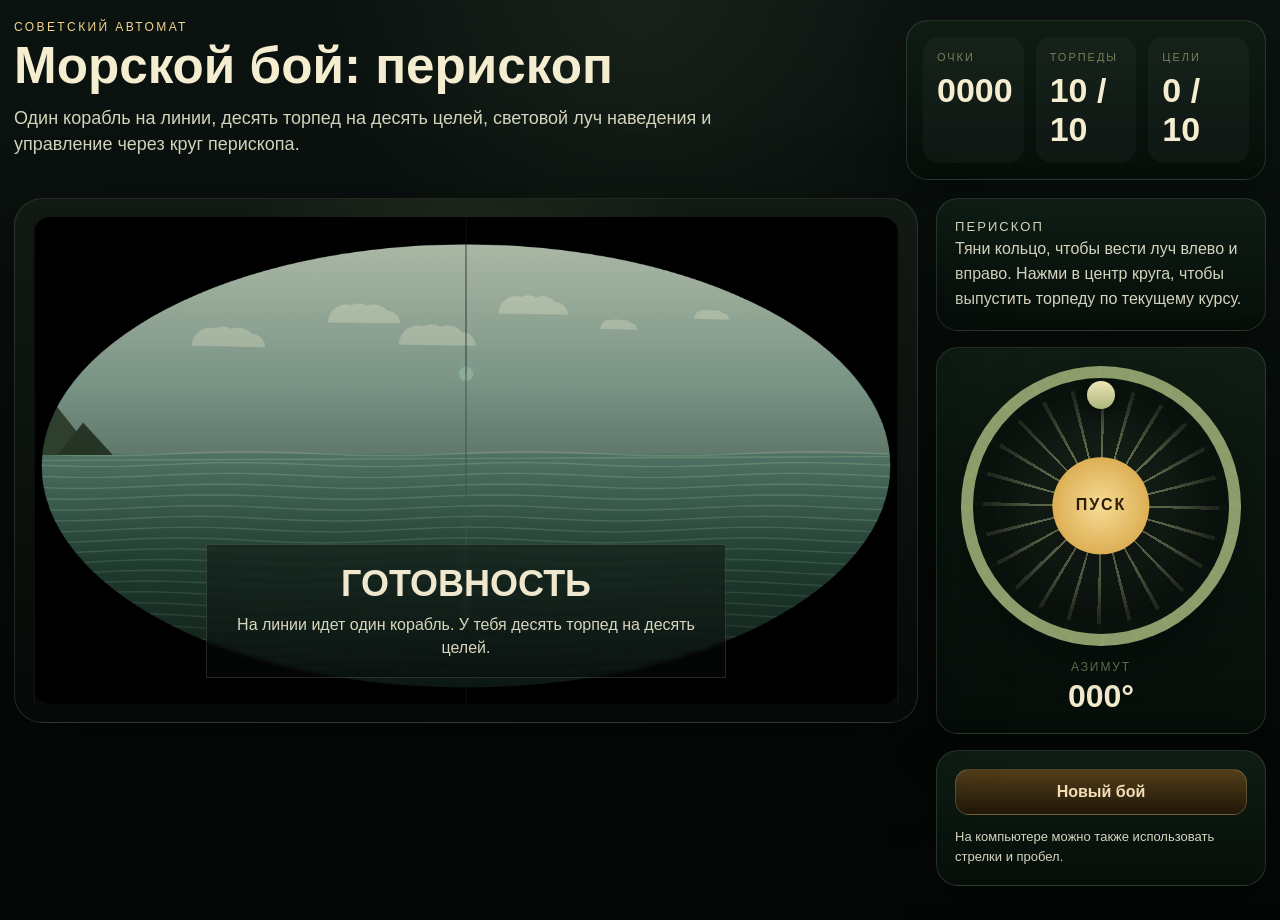
<file: periscope-sea-battle-2026-04-18-v5/index.html>
<!DOCTYPE html>
<html lang="ru">
<head>
  <meta charset="UTF-8">
  <meta name="viewport" content="width=device-width, initial-scale=1.0">
  <title>Periscope Sea Battle</title>
  <link rel="stylesheet" href="styles.css">
</head>
<body>
  <main class="shell">
    <section class="hero">
      <div>
        <p class="eyebrow">Советский автомат</p>
        <h1>Морской бой: перископ</h1>
        <p class="lead">
          Один корабль на линии, десять торпед на десять целей, световой луч наведения и
          управление через круг перископа.
        </p>
      </div>

      <section class="stats">
        <div class="stat">
          <span class="label">Очки</span>
          <strong id="score">0000</strong>
        </div>
        <div class="stat">
          <span class="label">Торпеды</span>
          <strong id="torpedoes">10 / 10</strong>
        </div>
        <div class="stat">
          <span class="label">Цели</span>
          <strong id="targets">10 / 10</strong>
        </div>
      </section>
    </section>

    <section class="game-layout">
      <div class="viewport-card">
        <canvas id="game" width="1280" height="720" aria-label="Игровой экран перископа"></canvas>
        <div class="overlay-lines">
          <span></span>
          <span></span>
          <span></span>
        </div>
        <div class="message" id="message">
          <h2 id="message-title">ГОТОВНОСТЬ</h2>
          <p id="message-text">Поверни перископ и нажми центр круга, чтобы выпустить торпеду.</p>
        </div>
      </div>

      <aside class="control-panel">
        <div class="control-panel__block">
          <p class="control-panel__title">Перископ</p>
          <p>
            Тяни кольцо, чтобы вести луч влево и вправо. Нажми в центр круга, чтобы
            выпустить торпеду по текущему курсу.
          </p>
        </div>

        <div class="control-panel__block">
          <div id="dial" class="dial" aria-label="Круг управления перископом">
            <button id="fire-button" class="dial__core" type="button">ПУСК</button>
            <div id="dial-knob" class="dial__knob"></div>
          </div>
          <div class="dial-readout">
            <span>Азимут</span>
            <strong id="heading">000°</strong>
          </div>
        </div>

        <div class="control-panel__block control-panel__block--compact">
          <button id="restart-button" class="secondary-button" type="button">Новый бой</button>
          <p class="hint">На компьютере можно также использовать стрелки и пробел.</p>
        </div>
      </aside>
    </section>
  </main>

  <script src="game.js"></script>
</body>
</html>
</file>
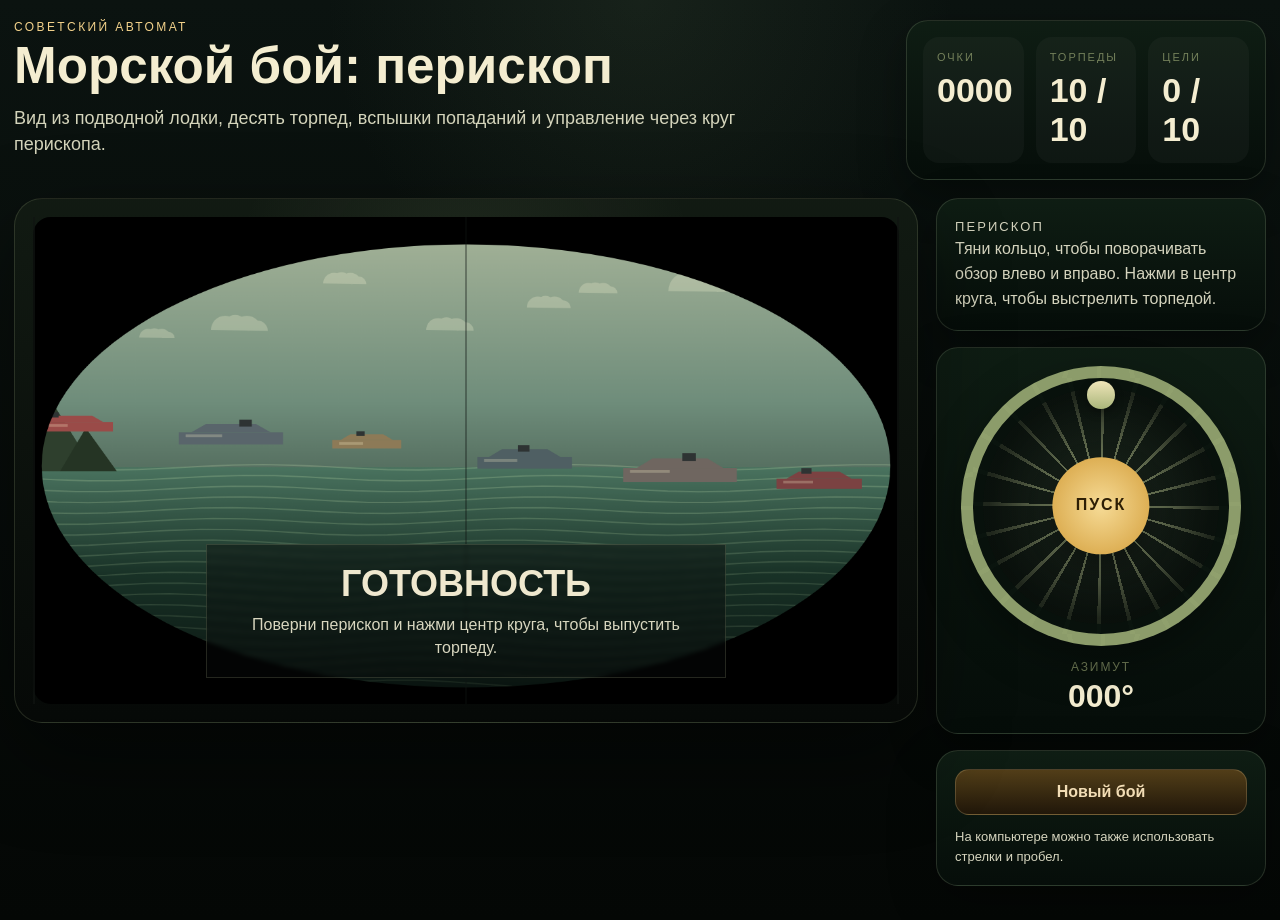
<file: periscope-sea-battle-2026-04-18/index.html>
<!DOCTYPE html>
<html lang="ru">
<head>
  <meta charset="UTF-8">
  <meta name="viewport" content="width=device-width, initial-scale=1.0">
  <title>Periscope Sea Battle</title>
  <link rel="stylesheet" href="styles.css">
</head>
<body>
  <main class="shell">
    <section class="hero">
      <div>
        <p class="eyebrow">Советский автомат</p>
        <h1>Морской бой: перископ</h1>
        <p class="lead">
          Вид из подводной лодки, десять торпед, вспышки попаданий и управление через круг
          перископа.
        </p>
      </div>

      <section class="stats">
        <div class="stat">
          <span class="label">Очки</span>
          <strong id="score">0000</strong>
        </div>
        <div class="stat">
          <span class="label">Торпеды</span>
          <strong id="torpedoes">10 / 10</strong>
        </div>
        <div class="stat">
          <span class="label">Цели</span>
          <strong id="targets">10 / 10</strong>
        </div>
      </section>
    </section>

    <section class="game-layout">
      <div class="viewport-card">
        <canvas id="game" width="1280" height="720" aria-label="Игровой экран перископа"></canvas>
        <div class="overlay-lines">
          <span></span>
          <span></span>
          <span></span>
        </div>
        <div class="message" id="message">
          <h2 id="message-title">ГОТОВНОСТЬ</h2>
          <p id="message-text">Поверни перископ и нажми центр круга, чтобы выпустить торпеду.</p>
        </div>
      </div>

      <aside class="control-panel">
        <div class="control-panel__block">
          <p class="control-panel__title">Перископ</p>
          <p>
            Тяни кольцо, чтобы поворачивать обзор влево и вправо. Нажми в центр круга, чтобы
            выстрелить торпедой.
          </p>
        </div>

        <div class="control-panel__block">
          <div id="dial" class="dial" aria-label="Круг управления перископом">
            <button id="fire-button" class="dial__core" type="button">ПУСК</button>
            <div id="dial-knob" class="dial__knob"></div>
          </div>
          <div class="dial-readout">
            <span>Азимут</span>
            <strong id="heading">000°</strong>
          </div>
        </div>

        <div class="control-panel__block control-panel__block--compact">
          <button id="restart-button" class="secondary-button" type="button">Новый бой</button>
          <p class="hint">На компьютере можно также использовать стрелки и пробел.</p>
        </div>
      </aside>
    </section>
  </main>

  <script src="game.js"></script>
</body>
</html>
</file>
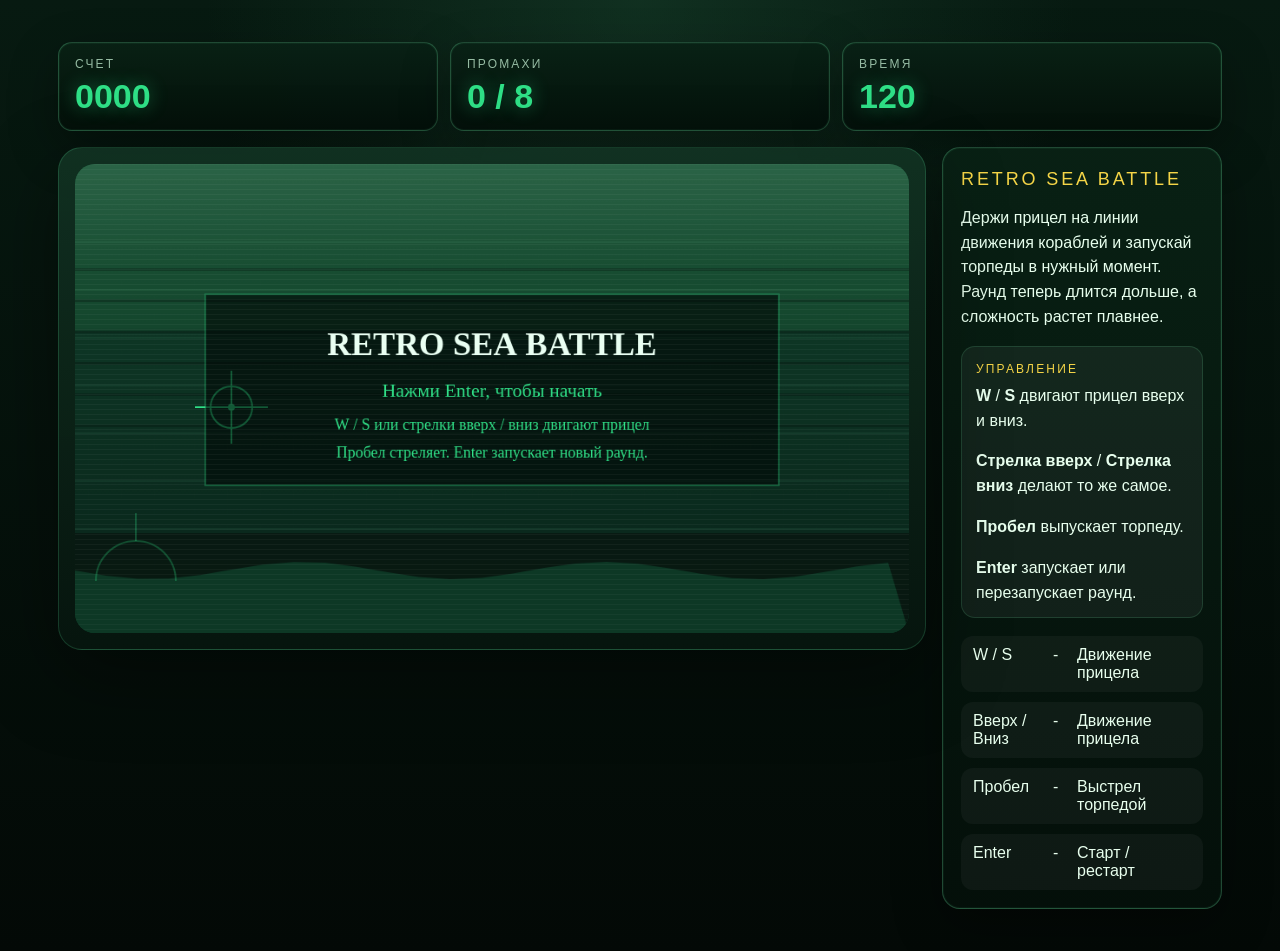
<file: retro-sea-battle-2026-04-17/index.html>
<!DOCTYPE html>
<html lang="ru">
<head>
  <meta charset="UTF-8">
  <meta name="viewport" content="width=device-width, initial-scale=1.0">
  <title>Retro Sea Battle</title>
  <link rel="stylesheet" href="styles.css">
</head>
<body>
  <main class="shell">
    <section class="hud">
      <div class="hud__block">
        <span class="hud__label">Счет</span>
        <strong id="score">0000</strong>
      </div>
      <div class="hud__block">
        <span class="hud__label">Промахи</span>
        <strong id="misses">0 / 8</strong>
      </div>
      <div class="hud__block">
        <span class="hud__label">Время</span>
        <strong id="time">120</strong>
      </div>
    </section>

    <section class="cabinet">
      <div class="cabinet__frame">
        <canvas id="game" width="960" height="540" aria-label="Игровое поле"></canvas>
        <div class="screen-overlay"></div>
      </div>
      <aside class="brief">
        <p class="brief__title">RETRO SEA BATTLE</p>
        <p>Держи прицел на линии движения кораблей и запускай торпеды в нужный момент. Раунд теперь длится дольше, а сложность растет плавнее.</p>
        <div class="brief__keys">
          <span class="brief__keys-title">Управление</span>
          <p><strong>W</strong> / <strong>S</strong> двигают прицел вверх и вниз.</p>
          <p><strong>Стрелка вверх</strong> / <strong>Стрелка вниз</strong> делают то же самое.</p>
          <p><strong>Пробел</strong> выпускает торпеду.</p>
          <p><strong>Enter</strong> запускает или перезапускает раунд.</p>
        </div>
        <ul class="brief__controls">
          <li><span>W / S</span><span>-</span><span>Движение прицела</span></li>
          <li><span>Вверх / Вниз</span><span>-</span><span>Движение прицела</span></li>
          <li><span>Пробел</span><span>-</span><span>Выстрел торпедой</span></li>
          <li><span>Enter</span><span>-</span><span>Старт / рестарт</span></li>
        </ul>
      </aside>
    </section>
  </main>

  <script src="game.js"></script>
</body>
</html>
</file>
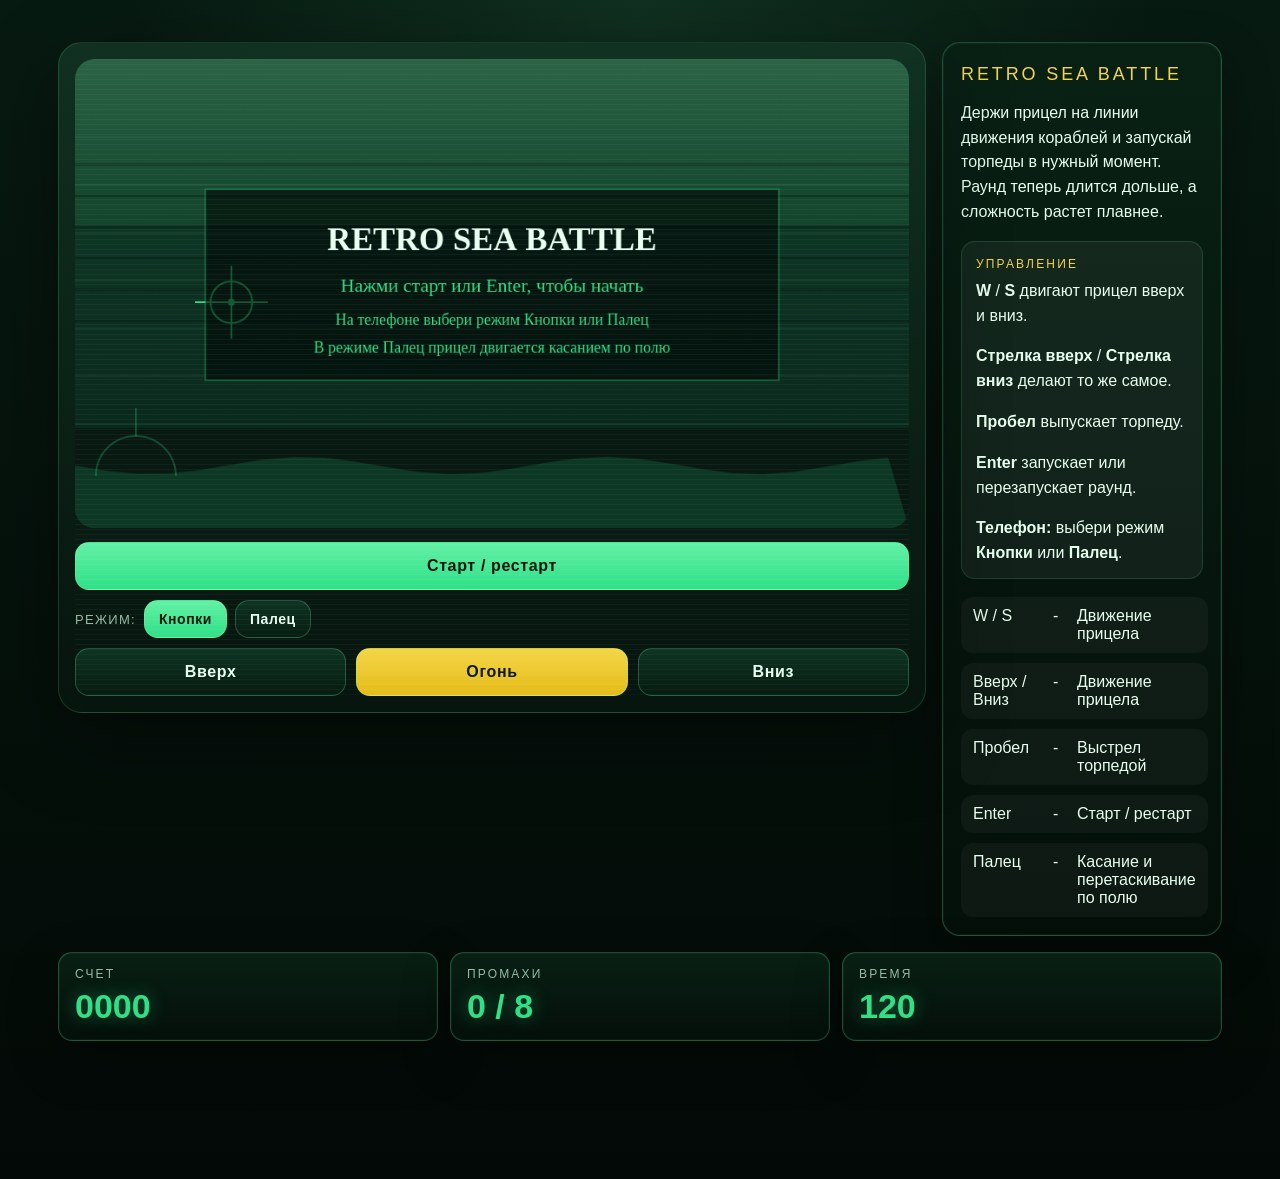
<file: retro-sea-battle-mobile-v4/index.html>
<!DOCTYPE html>
<html lang="ru">
<head>
  <meta charset="UTF-8">
  <meta name="viewport" content="width=device-width, initial-scale=1.0">
  <title>Retro Sea Battle</title>
  <link rel="stylesheet" href="styles.css">
</head>
<body>
  <main class="shell">
    <section class="cabinet">
      <div class="cabinet__frame">
        <canvas id="game" width="960" height="540" aria-label="Игровое поле"></canvas>
        <div class="screen-overlay"></div>
        <div class="mobile-actions">
          <button id="start-button" class="action-button action-button--primary" type="button">Старт / рестарт</button>
          <div class="control-mode">
            <span class="control-mode__label">Режим:</span>
            <button id="mode-buttons" class="mode-button mode-button--active" type="button">Кнопки</button>
            <button id="mode-touch" class="mode-button" type="button">Палец</button>
          </div>
          <div id="touch-controls" class="touch-controls">
            <button data-control="up" class="action-button" type="button">Вверх</button>
            <button data-control="fire" class="action-button action-button--accent" type="button">Огонь</button>
            <button data-control="down" class="action-button" type="button">Вниз</button>
          </div>
        </div>
      </div>
      <aside class="brief">
        <p class="brief__title">RETRO SEA BATTLE</p>
        <p>Держи прицел на линии движения кораблей и запускай торпеды в нужный момент. Раунд теперь длится дольше, а сложность растет плавнее.</p>
        <div class="brief__keys">
          <span class="brief__keys-title">Управление</span>
          <p><strong>W</strong> / <strong>S</strong> двигают прицел вверх и вниз.</p>
          <p><strong>Стрелка вверх</strong> / <strong>Стрелка вниз</strong> делают то же самое.</p>
          <p><strong>Пробел</strong> выпускает торпеду.</p>
          <p><strong>Enter</strong> запускает или перезапускает раунд.</p>
          <p><strong>Телефон:</strong> выбери режим <strong>Кнопки</strong> или <strong>Палец</strong>.</p>
        </div>
        <ul class="brief__controls">
          <li><span>W / S</span><span>-</span><span>Движение прицела</span></li>
          <li><span>Вверх / Вниз</span><span>-</span><span>Движение прицела</span></li>
          <li><span>Пробел</span><span>-</span><span>Выстрел торпедой</span></li>
          <li><span>Enter</span><span>-</span><span>Старт / рестарт</span></li>
          <li><span>Палец</span><span>-</span><span>Касание и перетаскивание по полю</span></li>
        </ul>
      </aside>
    </section>

    <section class="hud">
      <div class="hud__block">
        <span class="hud__label">Счет</span>
        <strong id="score">0000</strong>
      </div>
      <div class="hud__block">
        <span class="hud__label">Промахи</span>
        <strong id="misses">0 / 8</strong>
      </div>
      <div class="hud__block">
        <span class="hud__label">Время</span>
        <strong id="time">120</strong>
      </div>
    </section>
  </main>

  <script src="game.js"></script>
</body>
</html>
</file>
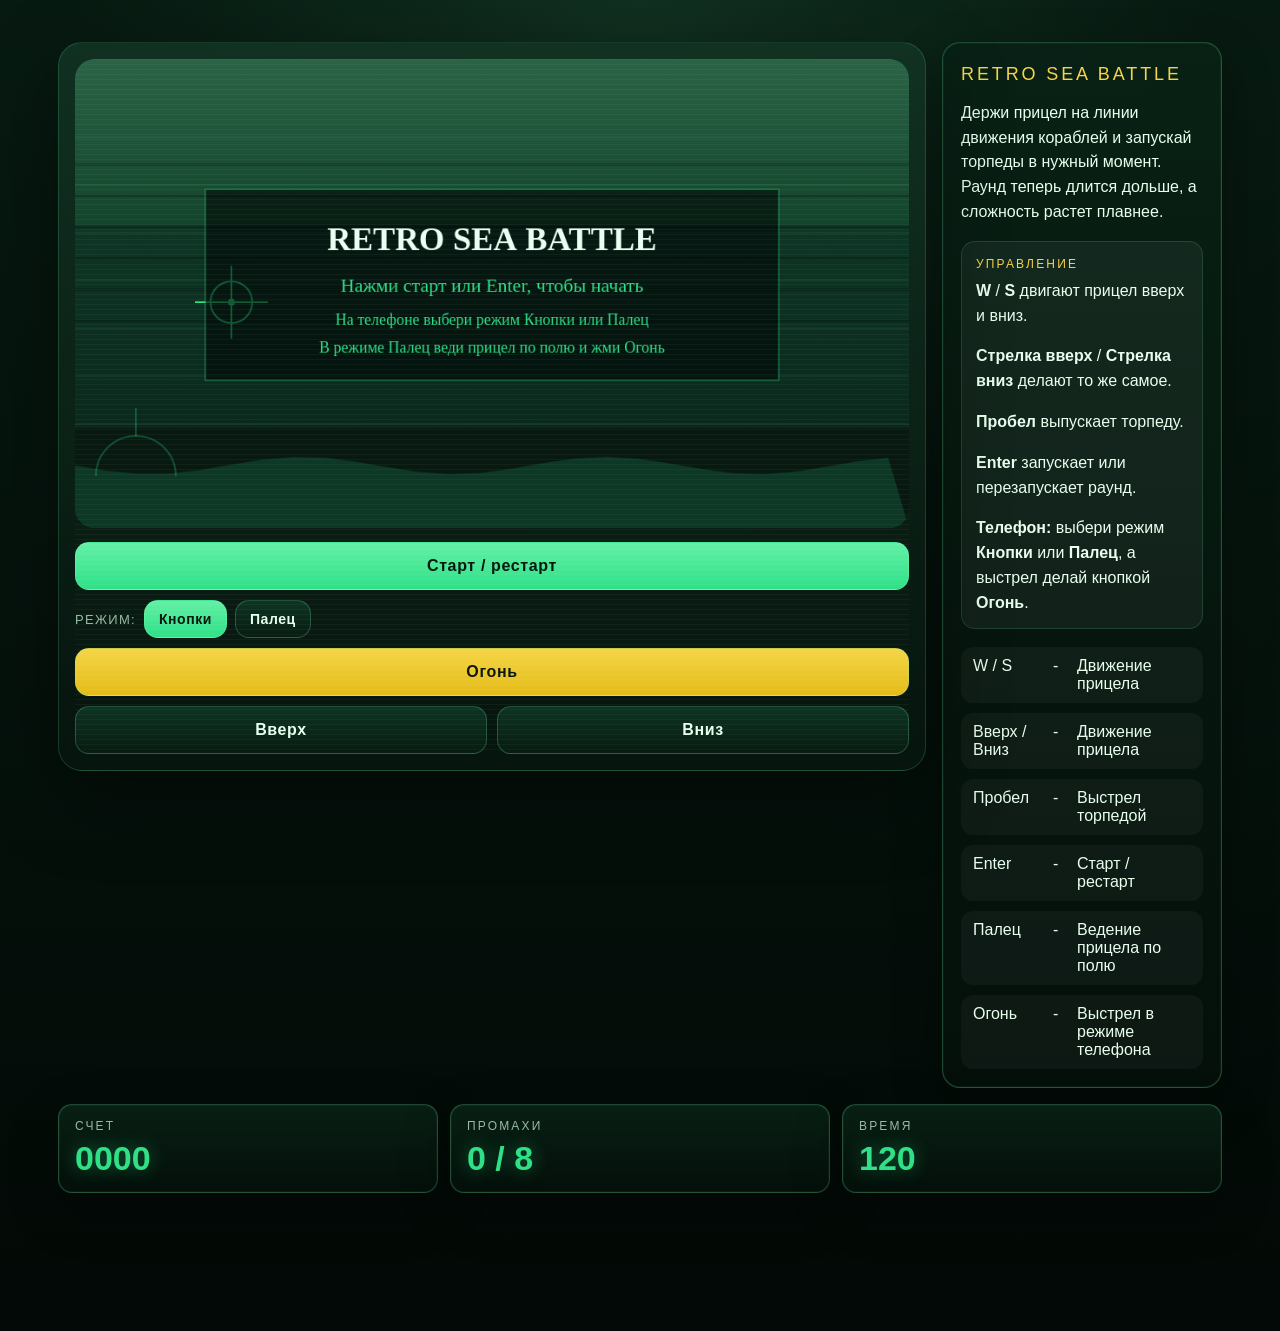
<file: retro-sea-battle-mobile-v5/index.html>
<!DOCTYPE html>
<html lang="ru">
<head>
  <meta charset="UTF-8">
  <meta name="viewport" content="width=device-width, initial-scale=1.0">
  <title>Retro Sea Battle</title>
  <link rel="stylesheet" href="styles.css">
</head>
<body>
  <main class="shell">
    <section class="cabinet">
      <div class="cabinet__frame">
        <canvas id="game" width="960" height="540" aria-label="Игровое поле"></canvas>
        <div class="screen-overlay"></div>
        <div class="mobile-actions">
          <button id="start-button" class="action-button action-button--primary" type="button">Старт / рестарт</button>
          <div class="control-mode">
            <span class="control-mode__label">Режим:</span>
            <button id="mode-buttons" class="mode-button mode-button--active" type="button">Кнопки</button>
            <button id="mode-touch" class="mode-button" type="button">Палец</button>
          </div>
          <button data-control="fire" class="action-button action-button--accent" type="button">Огонь</button>
          <div id="touch-controls" class="touch-controls">
            <button data-control="up" class="action-button" type="button">Вверх</button>
            <button data-control="down" class="action-button" type="button">Вниз</button>
          </div>
        </div>
      </div>
      <aside class="brief">
        <p class="brief__title">RETRO SEA BATTLE</p>
        <p>Держи прицел на линии движения кораблей и запускай торпеды в нужный момент. Раунд теперь длится дольше, а сложность растет плавнее.</p>
        <div class="brief__keys">
          <span class="brief__keys-title">Управление</span>
          <p><strong>W</strong> / <strong>S</strong> двигают прицел вверх и вниз.</p>
          <p><strong>Стрелка вверх</strong> / <strong>Стрелка вниз</strong> делают то же самое.</p>
          <p><strong>Пробел</strong> выпускает торпеду.</p>
          <p><strong>Enter</strong> запускает или перезапускает раунд.</p>
          <p><strong>Телефон:</strong> выбери режим <strong>Кнопки</strong> или <strong>Палец</strong>, а выстрел делай кнопкой <strong>Огонь</strong>.</p>
        </div>
        <ul class="brief__controls">
          <li><span>W / S</span><span>-</span><span>Движение прицела</span></li>
          <li><span>Вверх / Вниз</span><span>-</span><span>Движение прицела</span></li>
          <li><span>Пробел</span><span>-</span><span>Выстрел торпедой</span></li>
          <li><span>Enter</span><span>-</span><span>Старт / рестарт</span></li>
          <li><span>Палец</span><span>-</span><span>Ведение прицела по полю</span></li>
          <li><span>Огонь</span><span>-</span><span>Выстрел в режиме телефона</span></li>
        </ul>
      </aside>
    </section>

    <section class="hud">
      <div class="hud__block">
        <span class="hud__label">Счет</span>
        <strong id="score">0000</strong>
      </div>
      <div class="hud__block">
        <span class="hud__label">Промахи</span>
        <strong id="misses">0 / 8</strong>
      </div>
      <div class="hud__block">
        <span class="hud__label">Время</span>
        <strong id="time">120</strong>
      </div>
    </section>
  </main>

  <script src="game.js"></script>
</body>
</html>
</file>
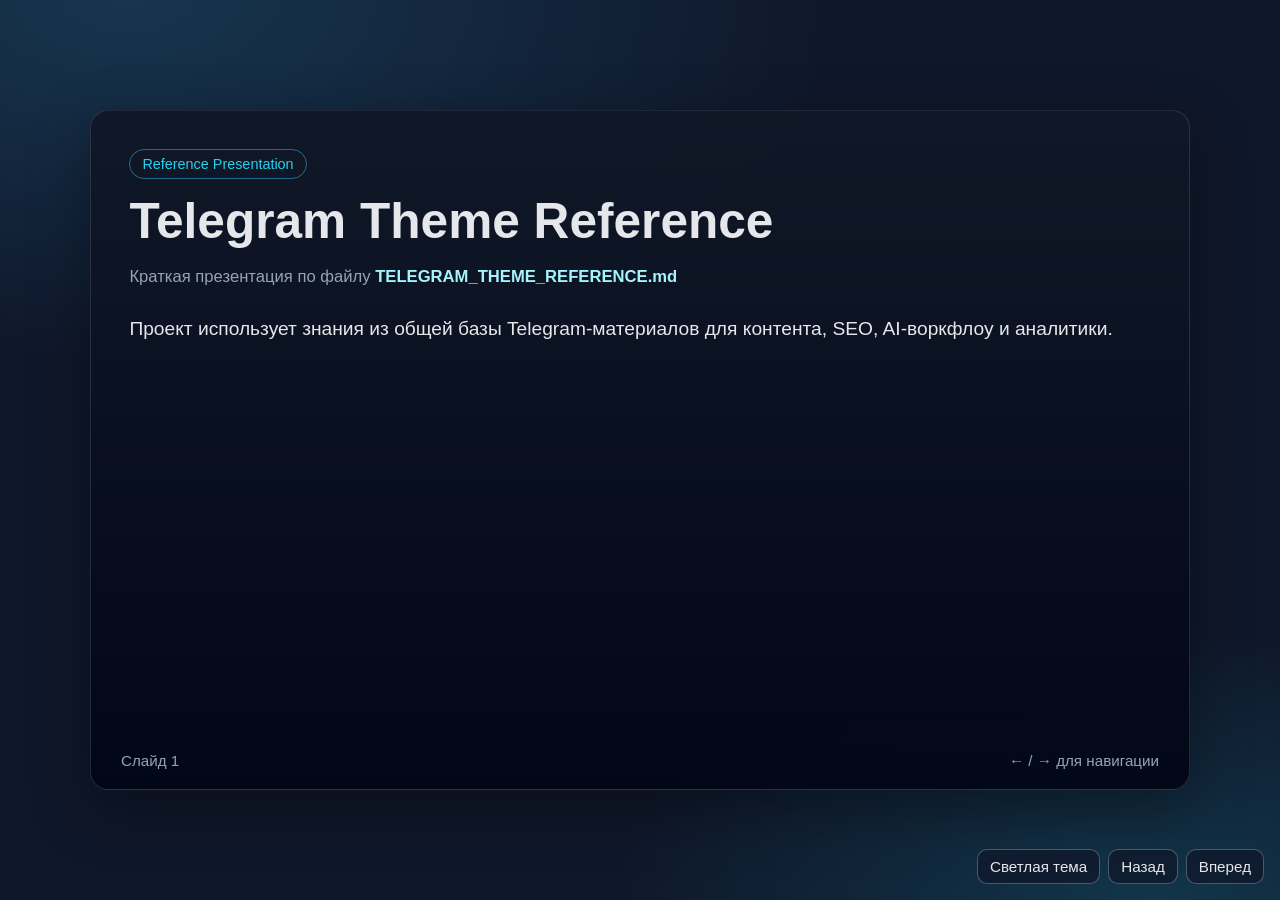
<file: TELEGRAM_THEME_REFERENCE_presentation.html>
<!doctype html>
<html lang="ru">
<head>
  <meta charset="UTF-8" />
  <meta name="viewport" content="width=device-width, initial-scale=1.0" />
  <title>Telegram Theme Reference - Presentation</title>
  <style>
    :root {
      --bg: #0f172a;
      --card: #111827;
      --text: #e5e7eb;
      --muted: #94a3b8;
      --accent: #22d3ee;
      --accent-2: #38bdf8;
      --panel: rgba(15, 23, 42, 0.75);
      --border: rgba(148, 163, 184, 0.45);
    }

    body.light {
      --bg: #f8fafc;
      --card: #ffffff;
      --text: #0f172a;
      --muted: #475569;
      --accent: #0369a1;
      --accent-2: #0284c7;
      --panel: rgba(255, 255, 255, 0.92);
      --border: rgba(15, 23, 42, 0.25);
    }

    * { box-sizing: border-box; }

    body {
      margin: 0;
      font-family: "Segoe UI", Tahoma, sans-serif;
      color: var(--text);
      background:
        radial-gradient(1200px 600px at 10% 0%, rgba(56, 189, 248, 0.18), transparent 60%),
        radial-gradient(1000px 500px at 90% 100%, rgba(34, 211, 238, 0.16), transparent 55%),
        var(--bg);
      min-height: 100vh;
      overflow: hidden;
    }

    body.light {
      background:
        radial-gradient(1200px 600px at 10% 0%, rgba(2, 132, 199, 0.12), transparent 60%),
        radial-gradient(1000px 500px at 90% 100%, rgba(14, 165, 233, 0.1), transparent 55%),
        var(--bg);
    }

    .deck {
      width: 100vw;
      height: 100vh;
      display: grid;
      place-items: center;
      padding: 28px;
    }

    .slide {
      width: min(1100px, 96vw);
      height: min(680px, 88vh);
      background: linear-gradient(180deg, rgba(17, 24, 39, 0.96), rgba(2, 6, 23, 0.94));
      border: 1px solid rgba(148, 163, 184, 0.2);
      border-radius: 18px;
      padding: clamp(24px, 3vw, 40px);
      box-shadow: 0 20px 60px rgba(0, 0, 0, 0.35);
      display: none;
      position: relative;
    }

    body.light .slide {
      background: linear-gradient(180deg, rgba(255, 255, 255, 0.98), rgba(248, 250, 252, 0.98));
      border: 1px solid rgba(15, 23, 42, 0.14);
      box-shadow: 0 20px 50px rgba(15, 23, 42, 0.12);
    }

    .slide.active { display: block; }

    h1, h2 { margin: 0 0 14px; line-height: 1.15; }
    h1 { font-size: clamp(2rem, 4vw, 3.1rem); }
    h2 { font-size: clamp(1.6rem, 3vw, 2.4rem); }

    p, li {
      font-size: clamp(1rem, 1.5vw, 1.3rem);
      line-height: 1.55;
      color: var(--text);
    }

    .subtitle {
      color: var(--muted);
      font-size: clamp(1rem, 1.3vw, 1.2rem);
      margin-top: 4px;
    }

    ul, ol {
      margin: 14px 0 0;
      padding-left: 24px;
    }

    li { margin: 10px 0; }

    .highlight {
      color: #a5f3fc;
      font-weight: 600;
    }

    .footer {
      position: absolute;
      left: 30px;
      right: 30px;
      bottom: 20px;
      display: flex;
      justify-content: space-between;
      color: var(--muted);
      font-size: 0.95rem;
    }

    .pill {
      display: inline-block;
      border: 1px solid rgba(56, 189, 248, 0.5);
      color: var(--accent);
      border-radius: 999px;
      padding: 6px 12px;
      font-size: 0.9rem;
      margin-bottom: 14px;
    }

    .controls {
      position: fixed;
      right: 16px;
      bottom: 16px;
      display: flex;
      gap: 8px;
    }

    button {
      border: 1px solid var(--border);
      background: var(--panel);
      color: var(--text);
      border-radius: 10px;
      padding: 8px 12px;
      cursor: pointer;
      font-size: 0.95rem;
    }

    button:hover { border-color: var(--accent-2); }
  </style>
</head>
<body>
  <main class="deck">
    <section class="slide active">
      <span class="pill">Reference Presentation</span>
      <h1>Telegram Theme Reference</h1>
      <p class="subtitle">Краткая презентация по файлу <span class="highlight">TELEGRAM_THEME_REFERENCE.md</span></p>
      <p style="margin-top: 24px;">
        Проект использует знания из общей базы Telegram-материалов для контента, SEO, AI-воркфлоу и аналитики.
      </p>
      <div class="footer">
        <span>Слайд 1</span>
        <span>← / → для навигации</span>
      </div>
    </section>

    <section class="slide">
      <h2>Ключевые источники</h2>
      <ul>
        <li><span class="highlight">Theme map:</span> WORKSPACE_TELEGRAM\reports\telegram_theme_map.md</li>
        <li><span class="highlight">Latest catalog:</span> WORKSPACE_TELEGRAM\catalog\telegram_catalog_latest.md</li>
        <li><span class="highlight">File indexes:</span> WORKSPACE_TELEGRAM\catalog\telegram_files_*.csv</li>
        <li><span class="highlight">Prompt library:</span> WORKSPACE_TELEGRAM\prompts\PROMPT_LIBRARY.md</li>
        <li><span class="highlight">Training materials:</span> WORKSPACE_TELEGRAM\learning\THEMATIC_TRAINING.md</li>
        <li><span class="highlight">Recommendations:</span> WORKSPACE_TELEGRAM\reports\APPLICATION_RECOMMENDATIONS.md</li>
        <li><span class="highlight">Update log:</span> WORKSPACE_TELEGRAM\logs\WORK_LOG.md</li>
      </ul>
      <div class="footer">
        <span>Слайд 2</span>
        <span>База данных источников</span>
      </div>
    </section>

    <section class="slide">
      <h2>Главные переиспользуемые темы</h2>
      <ol>
        <li>Content and SEO articles</li>
        <li>Prompts and AI workflows</li>
        <li>Site/WordPress development</li>
        <li>Marketing funnels and conversions</li>
        <li>Telegram channel content strategy</li>
        <li>Research and analytical frameworks</li>
      </ol>
      <div class="footer">
        <span>Слайд 3</span>
        <span>Тематические направления</span>
      </div>
    </section>

    <section class="slide">
      <h2>Примечание по использованию</h2>
      <p>
        Перед подготовкой контент-стратегии, технического задания или набора промптов:
      </p>
      <ul>
        <li>Проверьте <span class="highlight">theme map</span>.</li>
        <li>Выберите <span class="highlight">1-2 релевантные формулировки</span> из примеров.</li>
      </ul>
      <p style="margin-top: 24px; color: var(--muted);">
        Такой подход ускоряет подготовку материалов и повышает единообразие структуры.
      </p>
      <div class="footer">
        <span>Слайд 4</span>
        <span>Практический workflow</span>
      </div>
    </section>
  </main>

  <div class="controls">
    <button id="themeBtn" type="button">Светлая тема</button>
    <button id="prevBtn" type="button">Назад</button>
    <button id="nextBtn" type="button">Вперед</button>
  </div>

  <script>
    const slides = Array.from(document.querySelectorAll(".slide"));
    const themeBtn = document.getElementById("themeBtn");
    const body = document.body;
    let current = 0;

    function render() {
      slides.forEach((slide, index) => {
        slide.classList.toggle("active", index === current);
      });
    }

    function next() {
      current = (current + 1) % slides.length;
      render();
    }

    function prev() {
      current = (current - 1 + slides.length) % slides.length;
      render();
    }

    document.getElementById("nextBtn").addEventListener("click", next);
    document.getElementById("prevBtn").addEventListener("click", prev);
    themeBtn.addEventListener("click", () => {
      body.classList.toggle("light");
      const isLight = body.classList.contains("light");
      themeBtn.textContent = isLight ? "Темная тема" : "Светлая тема";
    });
    document.addEventListener("keydown", (event) => {
      if (event.key === "ArrowRight" || event.key === "PageDown") next();
      if (event.key === "ArrowLeft" || event.key === "PageUp") prev();
    });
  </script>
</body>
</html>
</file>
<file: periscope-sea-battle-2026-04-18-v5/styles.css>
:root {
  --bg-top: #0b1310;
  --bg-bottom: #040705;
  --panel: rgba(7, 19, 14, 0.88);
  --panel-border: rgba(181, 200, 159, 0.18);
  --olive: #aebb82;
  --olive-soft: rgba(174, 187, 130, 0.62);
  --accent: #f3d28b;
  --danger: #ff8f58;
}

* {
  box-sizing: border-box;
}

body {
  margin: 0;
  min-height: 100vh;
  color: #ece8cf;
  font-family: "Trebuchet MS", "Segoe UI", sans-serif;
  background:
    radial-gradient(circle at top, rgba(87, 110, 79, 0.16), transparent 28%),
    linear-gradient(180deg, var(--bg-top) 0%, var(--bg-bottom) 100%);
}

.shell {
  width: min(1380px, calc(100% - 28px));
  margin: 20px auto 32px;
}

.hero {
  display: grid;
  grid-template-columns: minmax(0, 1fr) 360px;
  gap: 16px;
  margin-bottom: 18px;
}

.eyebrow {
  margin: 0 0 8px;
  color: var(--accent);
  text-transform: uppercase;
  letter-spacing: 0.2em;
  font-size: 12px;
}

h1 {
  margin: 0;
  font-size: clamp(32px, 4vw, 54px);
  line-height: 0.95;
  color: #f4edd0;
}

.lead {
  max-width: 760px;
  margin: 14px 0 0;
  color: #d4d4bb;
  font-size: 18px;
  line-height: 1.45;
}

.stats,
.control-panel__block {
  border: 1px solid var(--panel-border);
  background: linear-gradient(180deg, rgba(15, 30, 20, 0.96), rgba(6, 14, 10, 0.96));
  box-shadow: 0 16px 48px rgba(0, 0, 0, 0.32);
}

.stats {
  display: grid;
  grid-template-columns: repeat(3, minmax(0, 1fr));
  gap: 12px;
  padding: 16px;
  border-radius: 22px;
}

.stat {
  padding: 14px;
  border-radius: 16px;
  background: rgba(255, 255, 255, 0.03);
}

.label {
  display: block;
  margin-bottom: 8px;
  color: var(--olive-soft);
  text-transform: uppercase;
  letter-spacing: 0.18em;
  font-size: 11px;
}

.stat strong {
  font-size: clamp(20px, 3vw, 34px);
  color: #f4edd0;
}

.game-layout {
  display: grid;
  grid-template-columns: minmax(0, 1fr) 330px;
  gap: 18px;
  align-items: start;
}

.viewport-card {
  position: relative;
  overflow: hidden;
  padding: 18px;
  border-radius: 28px;
  border: 1px solid rgba(210, 225, 172, 0.14);
  background:
    radial-gradient(circle at 50% 18%, rgba(209, 225, 175, 0.08), transparent 38%),
    linear-gradient(180deg, rgba(18, 27, 19, 0.96), rgba(6, 9, 7, 0.98));
  box-shadow: 0 34px 90px rgba(0, 0, 0, 0.46);
}

canvas {
  display: block;
  width: 100%;
  height: auto;
  border-radius: 18px;
  background: #0c130f;
  touch-action: none;
}

.overlay-lines {
  pointer-events: none;
  position: absolute;
  inset: 18px;
  display: flex;
  justify-content: space-between;
}

.overlay-lines span {
  width: 2px;
  background: rgba(16, 20, 17, 0.72);
}

.overlay-lines span:nth-child(2) {
  opacity: 0.5;
}

.message {
  pointer-events: none;
  position: absolute;
  inset: auto 0 44px;
  margin: 0 auto;
  width: min(520px, calc(100% - 100px));
  padding: 18px 22px;
  text-align: center;
  border: 1px solid rgba(208, 222, 176, 0.16);
  background: rgba(8, 11, 10, 0.44);
  backdrop-filter: blur(2px);
}

.message h2 {
  margin: 0 0 8px;
  color: #efe8ce;
  font-size: clamp(22px, 3vw, 36px);
}

.message p {
  margin: 0;
  color: #d8d6bf;
  line-height: 1.45;
}

.control-panel {
  display: grid;
  gap: 16px;
}

.control-panel__block {
  padding: 18px;
  border-radius: 22px;
}

.control-panel__block--compact {
  display: grid;
  gap: 12px;
}

.control-panel__title {
  margin: 0 0 10px;
  color: var(--accent);
  text-transform: uppercase;
  letter-spacing: 0.16em;
  font-size: 13px;
}

.control-panel p {
  margin: 0;
  color: #d5d4be;
  line-height: 1.55;
}

.dial {
  position: relative;
  width: min(280px, 100%);
  aspect-ratio: 1;
  margin: 0 auto;
  border-radius: 50%;
  border: 12px solid rgba(164, 182, 124, 0.85);
  box-shadow:
    inset 0 0 0 10px rgba(8, 18, 13, 0.9),
    0 16px 44px rgba(0, 0, 0, 0.35);
  background:
    radial-gradient(circle at center, rgba(241, 237, 204, 0.08), rgba(10, 16, 12, 0.86) 62%),
    repeating-conic-gradient(
      from -90deg,
      rgba(180, 194, 141, 0.9) 0deg 2deg,
      transparent 2deg 15deg
    );
  touch-action: none;
}

.dial__core {
  position: absolute;
  inset: 50%;
  width: 38%;
  height: 38%;
  transform: translate(-50%, -50%);
  border: 0;
  border-radius: 50%;
  background: radial-gradient(circle, #f6db96 0%, #d39d39 100%);
  color: #2d1e05;
  font: inherit;
  font-weight: 800;
  letter-spacing: 0.12em;
  cursor: pointer;
  box-shadow: 0 10px 24px rgba(0, 0, 0, 0.34);
}

.dial__knob {
  position: absolute;
  left: 50%;
  top: 12px;
  width: 28px;
  height: 28px;
  border-radius: 50%;
  transform: translateX(-50%);
  background: linear-gradient(180deg, #efe5b8, #aab67b);
  box-shadow: 0 4px 10px rgba(0, 0, 0, 0.32);
}

.dial-readout {
  margin-top: 14px;
  text-align: center;
}

.dial-readout span {
  display: block;
  color: var(--olive-soft);
  font-size: 12px;
  text-transform: uppercase;
  letter-spacing: 0.16em;
}

.dial-readout strong {
  display: block;
  margin-top: 4px;
  color: #f4edd0;
  font-size: 32px;
}

.secondary-button {
  border: 1px solid rgba(219, 197, 141, 0.24);
  border-radius: 14px;
  padding: 13px 16px;
  background: linear-gradient(180deg, rgba(85, 63, 25, 0.96), rgba(34, 24, 10, 0.96));
  color: #f2ddb5;
  font: inherit;
  font-weight: 700;
  cursor: pointer;
}

.hint {
  font-size: 13px;
  color: rgba(214, 214, 192, 0.78);
}

@media (max-width: 1100px) {
  .hero,
  .game-layout {
    grid-template-columns: 1fr;
  }
}

@media (max-width: 720px) {
  .shell {
    width: min(100% - 12px, 1380px);
    margin: 10px auto 18px;
  }

  .hero {
    gap: 12px;
    margin-bottom: 12px;
  }

  .lead {
    font-size: 15px;
  }

  .stats {
    padding: 10px;
    gap: 8px;
  }

  .stat {
    padding: 10px;
  }

  .viewport-card {
    padding: 8px;
    border-radius: 18px;
  }

  .overlay-lines {
    inset: 8px;
  }

  .message {
    width: calc(100% - 48px);
    bottom: 28px;
    padding: 10px 12px;
  }

  .message p {
    font-size: 13px;
  }

  .control-panel__block {
    padding: 12px;
    border-radius: 16px;
  }

  .dial {
    width: min(230px, 100%);
    border-width: 10px;
  }
}

@media (max-height: 560px) and (orientation: landscape) {
  .shell {
    width: min(100% - 10px, 1380px);
    margin: 6px auto 10px;
  }

  .hero {
    grid-template-columns: minmax(0, 1fr) 300px;
    gap: 8px;
    margin-bottom: 8px;
    align-items: start;
  }

  .eyebrow {
    margin-bottom: 4px;
    font-size: 10px;
  }

  h1 {
    font-size: clamp(24px, 4vw, 34px);
  }

  .lead {
    display: none;
  }

  .stats {
    padding: 8px;
    gap: 6px;
    border-radius: 16px;
  }

  .stat {
    padding: 8px 10px;
    border-radius: 12px;
  }

  .label {
    margin-bottom: 4px;
    font-size: 9px;
  }

  .stat strong {
    font-size: 22px;
  }

  .game-layout {
    grid-template-columns: minmax(0, 1fr) 228px;
    gap: 10px;
    align-items: start;
  }

  .viewport-card {
    padding: 8px;
    border-radius: 16px;
  }

  canvas {
    width: auto;
    max-width: 100%;
    max-height: calc(100vh - 92px);
    margin: 0 auto;
  }

  .overlay-lines {
    inset: 8px;
  }

  .message {
    width: min(340px, calc(100% - 36px));
    bottom: 14px;
    padding: 8px 10px;
  }

  .message h2 {
    margin-bottom: 4px;
    font-size: 18px;
  }

  .message p {
    font-size: 12px;
    line-height: 1.25;
  }

  .control-panel {
    gap: 10px;
    position: sticky;
    top: 6px;
  }

  .control-panel__block {
    padding: 10px;
    border-radius: 14px;
  }

  .control-panel__block:first-child,
  .hint {
    display: none;
  }

  .dial {
    width: min(176px, 100%);
    border-width: 8px;
  }

  .dial__knob {
    top: 8px;
    width: 22px;
    height: 22px;
  }

  .dial-readout {
    margin-top: 10px;
  }

  .dial-readout strong {
    font-size: 24px;
  }

  .secondary-button {
    padding: 10px 12px;
  }
}

@media (max-height: 500px) and (orientation: landscape) {
  .shell {
    width: min(100% - 8px, 1380px);
    margin: 4px auto 8px;
  }

  .hero {
    grid-template-columns: 1fr 236px;
    gap: 6px;
    margin-bottom: 6px;
  }

  .hero > div {
    display: none;
  }

  .stats {
    padding: 6px;
    gap: 4px;
    border-radius: 14px;
  }

  .stat {
    padding: 6px 8px;
    border-radius: 10px;
  }

  .label {
    margin-bottom: 2px;
    font-size: 8px;
    letter-spacing: 0.12em;
  }

  .stat strong {
    font-size: 18px;
  }

  .game-layout {
    grid-template-columns: minmax(0, 1fr) 196px;
    gap: 8px;
  }

  .viewport-card {
    padding: 6px;
    border-radius: 14px;
  }

  canvas {
    max-height: calc(100vh - 58px);
  }

  .overlay-lines {
    inset: 6px;
  }

  .message {
    width: min(280px, calc(100% - 24px));
    bottom: 8px;
    padding: 6px 8px;
  }

  .message h2 {
    margin-bottom: 2px;
    font-size: 14px;
  }

  .message p {
    display: none;
  }

  .control-panel {
    gap: 8px;
    top: 4px;
  }

  .control-panel__block {
    padding: 8px;
    border-radius: 12px;
  }

  .control-panel__title,
  .dial-readout span,
  .hint {
    display: none;
  }

  .control-panel p {
    display: none;
  }

  .dial {
    width: min(150px, 100%);
    border-width: 7px;
  }

  .dial__knob {
    top: 7px;
    width: 18px;
    height: 18px;
  }

  .dial__core {
    font-size: 14px;
    letter-spacing: 0.08em;
  }

  .dial-readout {
    margin-top: 6px;
  }

  .dial-readout strong {
    font-size: 18px;
  }

  .secondary-button {
    padding: 8px 10px;
    font-size: 13px;
  }
}
</file>
<file: periscope-sea-battle-2026-04-18/styles.css>
:root {
  --bg-top: #0b1310;
  --bg-bottom: #040705;
  --panel: rgba(7, 19, 14, 0.88);
  --panel-border: rgba(181, 200, 159, 0.18);
  --olive: #aebb82;
  --olive-soft: rgba(174, 187, 130, 0.62);
  --accent: #f3d28b;
  --danger: #ff8f58;
}

* {
  box-sizing: border-box;
}

body {
  margin: 0;
  min-height: 100vh;
  color: #ece8cf;
  font-family: "Trebuchet MS", "Segoe UI", sans-serif;
  background:
    radial-gradient(circle at top, rgba(87, 110, 79, 0.16), transparent 28%),
    linear-gradient(180deg, var(--bg-top) 0%, var(--bg-bottom) 100%);
}

.shell {
  width: min(1380px, calc(100% - 28px));
  margin: 20px auto 32px;
}

.hero {
  display: grid;
  grid-template-columns: minmax(0, 1fr) 360px;
  gap: 16px;
  margin-bottom: 18px;
}

.eyebrow {
  margin: 0 0 8px;
  color: var(--accent);
  text-transform: uppercase;
  letter-spacing: 0.2em;
  font-size: 12px;
}

h1 {
  margin: 0;
  font-size: clamp(32px, 4vw, 54px);
  line-height: 0.95;
  color: #f4edd0;
}

.lead {
  max-width: 760px;
  margin: 14px 0 0;
  color: #d4d4bb;
  font-size: 18px;
  line-height: 1.45;
}

.stats,
.control-panel__block {
  border: 1px solid var(--panel-border);
  background: linear-gradient(180deg, rgba(15, 30, 20, 0.96), rgba(6, 14, 10, 0.96));
  box-shadow: 0 16px 48px rgba(0, 0, 0, 0.32);
}

.stats {
  display: grid;
  grid-template-columns: repeat(3, minmax(0, 1fr));
  gap: 12px;
  padding: 16px;
  border-radius: 22px;
}

.stat {
  padding: 14px;
  border-radius: 16px;
  background: rgba(255, 255, 255, 0.03);
}

.label {
  display: block;
  margin-bottom: 8px;
  color: var(--olive-soft);
  text-transform: uppercase;
  letter-spacing: 0.18em;
  font-size: 11px;
}

.stat strong {
  font-size: clamp(20px, 3vw, 34px);
  color: #f4edd0;
}

.game-layout {
  display: grid;
  grid-template-columns: minmax(0, 1fr) 330px;
  gap: 18px;
  align-items: start;
}

.viewport-card {
  position: relative;
  overflow: hidden;
  padding: 18px;
  border-radius: 28px;
  border: 1px solid rgba(210, 225, 172, 0.14);
  background:
    radial-gradient(circle at 50% 18%, rgba(209, 225, 175, 0.08), transparent 38%),
    linear-gradient(180deg, rgba(18, 27, 19, 0.96), rgba(6, 9, 7, 0.98));
  box-shadow: 0 34px 90px rgba(0, 0, 0, 0.46);
}

canvas {
  display: block;
  width: 100%;
  height: auto;
  border-radius: 18px;
  background: #0c130f;
  touch-action: none;
}

.overlay-lines {
  pointer-events: none;
  position: absolute;
  inset: 18px;
  display: flex;
  justify-content: space-between;
}

.overlay-lines span {
  width: 2px;
  background: rgba(16, 20, 17, 0.72);
}

.overlay-lines span:nth-child(2) {
  opacity: 0.5;
}

.message {
  pointer-events: none;
  position: absolute;
  inset: auto 0 44px;
  margin: 0 auto;
  width: min(520px, calc(100% - 100px));
  padding: 18px 22px;
  text-align: center;
  border: 1px solid rgba(208, 222, 176, 0.16);
  background: rgba(8, 11, 10, 0.44);
  backdrop-filter: blur(2px);
}

.message h2 {
  margin: 0 0 8px;
  color: #efe8ce;
  font-size: clamp(22px, 3vw, 36px);
}

.message p {
  margin: 0;
  color: #d8d6bf;
  line-height: 1.45;
}

.control-panel {
  display: grid;
  gap: 16px;
}

.control-panel__block {
  padding: 18px;
  border-radius: 22px;
}

.control-panel__block--compact {
  display: grid;
  gap: 12px;
}

.control-panel__title {
  margin: 0 0 10px;
  color: var(--accent);
  text-transform: uppercase;
  letter-spacing: 0.16em;
  font-size: 13px;
}

.control-panel p {
  margin: 0;
  color: #d5d4be;
  line-height: 1.55;
}

.dial {
  position: relative;
  width: min(280px, 100%);
  aspect-ratio: 1;
  margin: 0 auto;
  border-radius: 50%;
  border: 12px solid rgba(164, 182, 124, 0.85);
  box-shadow:
    inset 0 0 0 10px rgba(8, 18, 13, 0.9),
    0 16px 44px rgba(0, 0, 0, 0.35);
  background:
    radial-gradient(circle at center, rgba(241, 237, 204, 0.08), rgba(10, 16, 12, 0.86) 62%),
    repeating-conic-gradient(
      from -90deg,
      rgba(180, 194, 141, 0.9) 0deg 2deg,
      transparent 2deg 15deg
    );
  touch-action: none;
}

.dial__core {
  position: absolute;
  inset: 50%;
  width: 38%;
  height: 38%;
  transform: translate(-50%, -50%);
  border: 0;
  border-radius: 50%;
  background: radial-gradient(circle, #f6db96 0%, #d39d39 100%);
  color: #2d1e05;
  font: inherit;
  font-weight: 800;
  letter-spacing: 0.12em;
  cursor: pointer;
  box-shadow: 0 10px 24px rgba(0, 0, 0, 0.34);
}

.dial__knob {
  position: absolute;
  left: 50%;
  top: 12px;
  width: 28px;
  height: 28px;
  border-radius: 50%;
  transform: translateX(-50%);
  background: linear-gradient(180deg, #efe5b8, #aab67b);
  box-shadow: 0 4px 10px rgba(0, 0, 0, 0.32);
}

.dial-readout {
  margin-top: 14px;
  text-align: center;
}

.dial-readout span {
  display: block;
  color: var(--olive-soft);
  font-size: 12px;
  text-transform: uppercase;
  letter-spacing: 0.16em;
}

.dial-readout strong {
  display: block;
  margin-top: 4px;
  color: #f4edd0;
  font-size: 32px;
}

.secondary-button {
  border: 1px solid rgba(219, 197, 141, 0.24);
  border-radius: 14px;
  padding: 13px 16px;
  background: linear-gradient(180deg, rgba(85, 63, 25, 0.96), rgba(34, 24, 10, 0.96));
  color: #f2ddb5;
  font: inherit;
  font-weight: 700;
  cursor: pointer;
}

.hint {
  font-size: 13px;
  color: rgba(214, 214, 192, 0.78);
}

@media (max-width: 1100px) {
  .hero,
  .game-layout {
    grid-template-columns: 1fr;
  }
}

@media (max-width: 720px) {
  .shell {
    width: min(100% - 12px, 1380px);
    margin: 10px auto 18px;
  }

  .hero {
    gap: 12px;
    margin-bottom: 12px;
  }

  .lead {
    font-size: 15px;
  }

  .stats {
    padding: 10px;
    gap: 8px;
  }

  .stat {
    padding: 10px;
  }

  .viewport-card {
    padding: 8px;
    border-radius: 18px;
  }

  .overlay-lines {
    inset: 8px;
  }

  .message {
    width: calc(100% - 48px);
    bottom: 28px;
    padding: 10px 12px;
  }

  .message p {
    font-size: 13px;
  }

  .control-panel__block {
    padding: 12px;
    border-radius: 16px;
  }

  .dial {
    width: min(230px, 100%);
    border-width: 10px;
  }
}
</file>
<file: retro-sea-battle-2026-04-17/styles.css>
:root {
  --bg: #04130c;
  --bg-soft: #0d2b1b;
  --screen: #0d3f28;
  --line: #2fe087;
  --line-soft: rgba(47, 224, 135, 0.35);
  --panel: rgba(8, 28, 18, 0.92);
  --panel-border: rgba(120, 255, 184, 0.24);
  --warning: #f5d547;
  --danger: #ff7c63;
}

* {
  box-sizing: border-box;
}

body {
  margin: 0;
  min-height: 100vh;
  font-family: "Trebuchet MS", "Segoe UI", sans-serif;
  background:
    radial-gradient(circle at top, rgba(41, 105, 72, 0.28), transparent 38%),
    linear-gradient(180deg, #071a11 0%, #030906 100%);
  color: #e8ffee;
}

.shell {
  width: min(1200px, calc(100% - 32px));
  margin: 24px auto;
  padding: 18px;
}

.hud {
  display: grid;
  grid-template-columns: repeat(3, minmax(0, 1fr));
  gap: 12px;
  margin-bottom: 16px;
}

.hud__block,
.brief {
  border: 1px solid var(--panel-border);
  background: linear-gradient(180deg, rgba(9, 33, 21, 0.95), rgba(4, 16, 10, 0.95));
  box-shadow: inset 0 0 0 1px rgba(76, 255, 152, 0.05), 0 18px 50px rgba(0, 0, 0, 0.32);
}

.hud__block {
  padding: 14px 16px;
  border-radius: 14px;
}

.hud__label {
  display: block;
  margin-bottom: 6px;
  font-size: 12px;
  text-transform: uppercase;
  letter-spacing: 0.18em;
  color: rgba(211, 255, 225, 0.7);
}

.hud strong {
  color: var(--line);
  font-size: clamp(22px, 3vw, 34px);
  text-shadow: 0 0 18px rgba(47, 224, 135, 0.42);
}

.cabinet {
  display: grid;
  grid-template-columns: minmax(0, 1fr) 280px;
  gap: 16px;
  align-items: start;
}

.cabinet__frame {
  position: relative;
  padding: 16px;
  border-radius: 24px;
  background:
    linear-gradient(180deg, rgba(18, 51, 35, 0.9), rgba(6, 21, 14, 0.98)),
    repeating-linear-gradient(
      90deg,
      rgba(255, 255, 255, 0.015) 0,
      rgba(255, 255, 255, 0.015) 2px,
      transparent 2px,
      transparent 16px
    );
  border: 1px solid rgba(99, 255, 175, 0.16);
  box-shadow: 0 26px 80px rgba(0, 0, 0, 0.4);
}

canvas {
  display: block;
  width: 100%;
  height: auto;
  border-radius: 20px;
  background: var(--screen);
}

.screen-overlay {
  pointer-events: none;
  position: absolute;
  inset: 16px;
  border-radius: 20px;
  background:
    linear-gradient(180deg, rgba(255, 255, 255, 0.06), transparent 22%, transparent 78%, rgba(0, 0, 0, 0.22)),
    repeating-linear-gradient(
      180deg,
      rgba(255, 255, 255, 0.04) 0,
      rgba(255, 255, 255, 0.04) 1px,
      transparent 1px,
      transparent 5px
    );
  mix-blend-mode: screen;
}

.brief {
  padding: 18px;
  border-radius: 18px;
}

.brief__title {
  margin-top: 0;
  margin-bottom: 12px;
  color: var(--warning);
  font-size: 18px;
  letter-spacing: 0.16em;
}

.brief p {
  margin-top: 0;
  line-height: 1.55;
}

.brief__keys {
  margin-top: 14px;
  margin-bottom: 14px;
  padding: 12px 14px;
  border-radius: 14px;
  background: rgba(255, 255, 255, 0.05);
  border: 1px solid rgba(120, 255, 184, 0.14);
}

.brief__keys-title {
  display: inline-block;
  margin-bottom: 8px;
  font-size: 12px;
  text-transform: uppercase;
  letter-spacing: 0.18em;
  color: var(--warning);
}

.brief__keys p:last-child {
  margin-bottom: 0;
}

.brief__controls {
  list-style: none;
  padding: 0;
  margin: 18px 0 0;
  display: grid;
  gap: 10px;
}

.brief__controls li {
  display: grid;
  grid-template-columns: 80px 24px 1fr;
  padding: 10px 12px;
  border-radius: 12px;
  background: rgba(255, 255, 255, 0.04);
}

@media (max-width: 920px) {
  .cabinet {
    grid-template-columns: 1fr;
  }
}

@media (max-width: 640px) {
  .shell {
    width: min(100% - 20px, 1200px);
    margin: 10px auto 20px;
    padding: 0;
  }

  .hud {
    grid-template-columns: 1fr;
  }

  .cabinet__frame {
    padding: 10px;
    border-radius: 18px;
  }

  .screen-overlay {
    inset: 10px;
    border-radius: 14px;
  }
}
</file>
<file: retro-sea-battle-mobile-v4/styles.css>
:root {
  --bg: #04130c;
  --bg-soft: #0d2b1b;
  --screen: #0d3f28;
  --line: #2fe087;
  --panel-border: rgba(120, 255, 184, 0.24);
  --warning: #f5d547;
  --danger: #ff7c63;
}

* {
  box-sizing: border-box;
}

body {
  margin: 0;
  min-height: 100vh;
  padding-bottom: calc(96px + env(safe-area-inset-bottom, 0px));
  font-family: "Trebuchet MS", "Segoe UI", sans-serif;
  background:
    radial-gradient(circle at top, rgba(41, 105, 72, 0.28), transparent 38%),
    linear-gradient(180deg, #071a11 0%, #030906 100%);
  color: #e8ffee;
}

.shell {
  width: min(1200px, calc(100% - 32px));
  margin: 24px auto;
  padding: 18px;
}

.hud {
  display: grid;
  grid-template-columns: repeat(3, minmax(0, 1fr));
  gap: 12px;
  margin-top: 16px;
}

.hud__block,
.brief {
  border: 1px solid var(--panel-border);
  background: linear-gradient(180deg, rgba(9, 33, 21, 0.95), rgba(4, 16, 10, 0.95));
  box-shadow: inset 0 0 0 1px rgba(76, 255, 152, 0.05), 0 18px 50px rgba(0, 0, 0, 0.32);
}

.hud__block {
  padding: 14px 16px;
  border-radius: 14px;
}

.hud__label {
  display: block;
  margin-bottom: 6px;
  font-size: 12px;
  text-transform: uppercase;
  letter-spacing: 0.18em;
  color: rgba(211, 255, 225, 0.7);
}

.hud strong {
  color: var(--line);
  font-size: clamp(22px, 3vw, 34px);
  text-shadow: 0 0 18px rgba(47, 224, 135, 0.42);
}

.cabinet {
  display: grid;
  grid-template-columns: minmax(0, 1fr) 280px;
  gap: 16px;
  align-items: start;
}

.cabinet__frame {
  position: relative;
  padding: 16px;
  border-radius: 24px;
  max-width: 980px;
  margin: 0 auto;
  background:
    linear-gradient(180deg, rgba(18, 51, 35, 0.9), rgba(6, 21, 14, 0.98)),
    repeating-linear-gradient(
      90deg,
      rgba(255, 255, 255, 0.015) 0,
      rgba(255, 255, 255, 0.015) 2px,
      transparent 2px,
      transparent 16px
    );
  border: 1px solid rgba(99, 255, 175, 0.16);
  box-shadow: 0 26px 80px rgba(0, 0, 0, 0.4);
}

canvas {
  display: block;
  width: 100%;
  height: auto;
  border-radius: 20px;
  background: var(--screen);
}

.canvas--touch-aim {
  touch-action: none;
}

.screen-overlay {
  pointer-events: none;
  position: absolute;
  inset: 16px;
  border-radius: 20px;
  background:
    linear-gradient(180deg, rgba(255, 255, 255, 0.06), transparent 22%, transparent 78%, rgba(0, 0, 0, 0.22)),
    repeating-linear-gradient(
      180deg,
      rgba(255, 255, 255, 0.04) 0,
      rgba(255, 255, 255, 0.04) 1px,
      transparent 1px,
      transparent 5px
    );
  mix-blend-mode: screen;
}

.mobile-actions {
  margin-top: 14px;
  display: grid;
  gap: 10px;
}

.control-mode {
  display: flex;
  align-items: center;
  gap: 8px;
  flex-wrap: wrap;
}

.control-mode__label {
  font-size: 13px;
  letter-spacing: 0.1em;
  text-transform: uppercase;
  color: rgba(211, 255, 225, 0.7);
}

.mode-button,
.action-button {
  appearance: none;
  border: 1px solid rgba(120, 255, 184, 0.24);
  border-radius: 14px;
  background: linear-gradient(180deg, rgba(14, 54, 37, 0.95), rgba(8, 28, 18, 0.95));
  color: #e8ffee;
  padding: 14px 12px;
  font: inherit;
  font-weight: 700;
  letter-spacing: 0.04em;
  cursor: pointer;
  touch-action: manipulation;
}

.mode-button {
  padding: 10px 14px;
  font-size: 14px;
}

.mode-button--active {
  color: #03170d;
  background: linear-gradient(180deg, #63f0a6, #2fe087);
}

.action-button:active,
.mode-button:active {
  transform: translateY(1px) scale(0.995);
}

.action-button--primary {
  color: #03170d;
  background: linear-gradient(180deg, #63f0a6, #2fe087);
}

.action-button--accent {
  color: #0b180d;
  background: linear-gradient(180deg, #f5d547, #e4bc18);
}

.touch-controls {
  display: grid;
  grid-template-columns: repeat(3, 1fr);
  gap: 10px;
}

.touch-controls--hidden {
  display: none;
}

.brief {
  padding: 18px;
  border-radius: 18px;
}

.brief__title {
  margin-top: 0;
  margin-bottom: 12px;
  color: var(--warning);
  font-size: 18px;
  letter-spacing: 0.16em;
}

.brief p {
  margin-top: 0;
  line-height: 1.55;
}

.brief__keys {
  margin-top: 14px;
  margin-bottom: 14px;
  padding: 12px 14px;
  border-radius: 14px;
  background: rgba(255, 255, 255, 0.05);
  border: 1px solid rgba(120, 255, 184, 0.14);
}

.brief__keys-title {
  display: inline-block;
  margin-bottom: 8px;
  font-size: 12px;
  text-transform: uppercase;
  letter-spacing: 0.18em;
  color: var(--warning);
}

.brief__keys p:last-child {
  margin-bottom: 0;
}

.brief__controls {
  list-style: none;
  padding: 0;
  margin: 18px 0 0;
  display: grid;
  gap: 10px;
}

.brief__controls li {
  display: grid;
  grid-template-columns: 80px 24px 1fr;
  padding: 10px 12px;
  border-radius: 12px;
  background: rgba(255, 255, 255, 0.04);
}

@media (max-width: 920px) {
  .cabinet {
    grid-template-columns: 1fr;
  }

  .cabinet__frame {
    max-width: 720px;
  }
}

@media (max-width: 640px) {
  .shell {
    width: min(100% - 14px, 1200px);
    margin: 6px auto 14px;
    padding: 0;
  }

  .hud {
    grid-template-columns: repeat(3, minmax(0, 1fr));
    gap: 6px;
    margin-top: 8px;
  }

  .hud__block {
    padding: 8px 10px;
    border-radius: 12px;
  }

  .hud__label {
    margin-bottom: 4px;
    font-size: 10px;
    letter-spacing: 0.12em;
  }

  .hud strong {
    font-size: clamp(18px, 5vw, 28px);
  }

  .cabinet__frame {
    max-width: 540px;
    padding: 6px;
    border-radius: 16px;
  }

  .screen-overlay {
    inset: 8px;
    border-radius: 12px;
  }

  canvas {
    border-radius: 12px;
  }

  .touch-controls {
    grid-template-columns: repeat(3, minmax(0, 1fr));
    gap: 6px;
  }

  .action-button {
    padding: 10px 8px;
    border-radius: 12px;
    font-size: 14px;
  }

  .mode-button {
    padding: 7px 10px;
    font-size: 13px;
  }

  .mobile-actions {
    margin-top: 8px;
    gap: 8px;
  }

  .control-mode {
    gap: 6px;
  }

  .control-mode__label {
    font-size: 11px;
  }

  .brief {
    padding: 12px;
    border-radius: 14px;
  }

  .brief__controls {
    gap: 8px;
  }

  .brief__controls li {
    grid-template-columns: 72px 18px 1fr;
    padding: 8px 10px;
    font-size: 14px;
  }

  .brief p {
    font-size: 13px;
    line-height: 1.35;
  }
}

@media (max-width: 420px) {
  .shell {
    width: min(100% - 10px, 1200px);
    margin: 4px auto 10px;
  }

  .cabinet__frame {
    max-width: 460px;
    padding: 5px;
  }

  .screen-overlay {
    inset: 5px;
  }

  .action-button {
    padding: 9px 7px;
    font-size: 13px;
  }

  .hud {
    gap: 4px;
  }

  .hud__block {
    padding: 7px 8px;
  }

  .hud__label {
    font-size: 9px;
  }

  .mode-button {
    padding: 6px 9px;
    font-size: 12px;
  }

  .brief {
    padding: 10px;
  }

  .brief__controls li {
    grid-template-columns: 60px 16px 1fr;
    padding: 7px 8px;
    font-size: 12px;
  }
}
</file>
<file: retro-sea-battle-mobile-v5/styles.css>
:root {
  --bg: #04130c;
  --bg-soft: #0d2b1b;
  --screen: #0d3f28;
  --line: #2fe087;
  --panel-border: rgba(120, 255, 184, 0.24);
  --warning: #f5d547;
  --danger: #ff7c63;
}

* {
  box-sizing: border-box;
}

body {
  margin: 0;
  min-height: 100vh;
  padding-bottom: calc(96px + env(safe-area-inset-bottom, 0px));
  font-family: "Trebuchet MS", "Segoe UI", sans-serif;
  background:
    radial-gradient(circle at top, rgba(41, 105, 72, 0.28), transparent 38%),
    linear-gradient(180deg, #071a11 0%, #030906 100%);
  color: #e8ffee;
}

.shell {
  width: min(1200px, calc(100% - 32px));
  margin: 24px auto;
  padding: 18px;
}

.hud {
  display: grid;
  grid-template-columns: repeat(3, minmax(0, 1fr));
  gap: 12px;
  margin-top: 16px;
}

.hud__block,
.brief {
  border: 1px solid var(--panel-border);
  background: linear-gradient(180deg, rgba(9, 33, 21, 0.95), rgba(4, 16, 10, 0.95));
  box-shadow: inset 0 0 0 1px rgba(76, 255, 152, 0.05), 0 18px 50px rgba(0, 0, 0, 0.32);
}

.hud__block {
  padding: 14px 16px;
  border-radius: 14px;
}

.hud__label {
  display: block;
  margin-bottom: 6px;
  font-size: 12px;
  text-transform: uppercase;
  letter-spacing: 0.18em;
  color: rgba(211, 255, 225, 0.7);
}

.hud strong {
  color: var(--line);
  font-size: clamp(22px, 3vw, 34px);
  text-shadow: 0 0 18px rgba(47, 224, 135, 0.42);
}

.cabinet {
  display: grid;
  grid-template-columns: minmax(0, 1fr) 280px;
  gap: 16px;
  align-items: start;
}

.cabinet__frame {
  position: relative;
  padding: 16px;
  border-radius: 24px;
  max-width: 980px;
  margin: 0 auto;
  background:
    linear-gradient(180deg, rgba(18, 51, 35, 0.9), rgba(6, 21, 14, 0.98)),
    repeating-linear-gradient(
      90deg,
      rgba(255, 255, 255, 0.015) 0,
      rgba(255, 255, 255, 0.015) 2px,
      transparent 2px,
      transparent 16px
    );
  border: 1px solid rgba(99, 255, 175, 0.16);
  box-shadow: 0 26px 80px rgba(0, 0, 0, 0.4);
}

canvas {
  display: block;
  width: 100%;
  height: auto;
  border-radius: 20px;
  background: var(--screen);
}

.canvas--touch-aim {
  touch-action: none;
}

.screen-overlay {
  pointer-events: none;
  position: absolute;
  inset: 16px;
  border-radius: 20px;
  background:
    linear-gradient(180deg, rgba(255, 255, 255, 0.06), transparent 22%, transparent 78%, rgba(0, 0, 0, 0.22)),
    repeating-linear-gradient(
      180deg,
      rgba(255, 255, 255, 0.04) 0,
      rgba(255, 255, 255, 0.04) 1px,
      transparent 1px,
      transparent 5px
    );
  mix-blend-mode: screen;
}

.mobile-actions {
  margin-top: 14px;
  display: grid;
  gap: 10px;
}

.control-mode {
  display: flex;
  align-items: center;
  gap: 8px;
  flex-wrap: wrap;
}

.control-mode__label {
  font-size: 13px;
  letter-spacing: 0.1em;
  text-transform: uppercase;
  color: rgba(211, 255, 225, 0.7);
}

.mode-button,
.action-button {
  appearance: none;
  border: 1px solid rgba(120, 255, 184, 0.24);
  border-radius: 14px;
  background: linear-gradient(180deg, rgba(14, 54, 37, 0.95), rgba(8, 28, 18, 0.95));
  color: #e8ffee;
  padding: 14px 12px;
  font: inherit;
  font-weight: 700;
  letter-spacing: 0.04em;
  cursor: pointer;
  touch-action: manipulation;
}

.mode-button {
  padding: 10px 14px;
  font-size: 14px;
}

.mode-button--active {
  color: #03170d;
  background: linear-gradient(180deg, #63f0a6, #2fe087);
}

.action-button:active,
.mode-button:active {
  transform: translateY(1px) scale(0.995);
}

.action-button--primary {
  color: #03170d;
  background: linear-gradient(180deg, #63f0a6, #2fe087);
}

.action-button--accent {
  color: #0b180d;
  background: linear-gradient(180deg, #f5d547, #e4bc18);
}

.touch-controls {
  display: grid;
  grid-template-columns: repeat(2, 1fr);
  gap: 10px;
}

.touch-controls--hidden {
  display: none;
}

.brief {
  padding: 18px;
  border-radius: 18px;
}

.brief__title {
  margin-top: 0;
  margin-bottom: 12px;
  color: var(--warning);
  font-size: 18px;
  letter-spacing: 0.16em;
}

.brief p {
  margin-top: 0;
  line-height: 1.55;
}

.brief__keys {
  margin-top: 14px;
  margin-bottom: 14px;
  padding: 12px 14px;
  border-radius: 14px;
  background: rgba(255, 255, 255, 0.05);
  border: 1px solid rgba(120, 255, 184, 0.14);
}

.brief__keys-title {
  display: inline-block;
  margin-bottom: 8px;
  font-size: 12px;
  text-transform: uppercase;
  letter-spacing: 0.18em;
  color: var(--warning);
}

.brief__keys p:last-child {
  margin-bottom: 0;
}

.brief__controls {
  list-style: none;
  padding: 0;
  margin: 18px 0 0;
  display: grid;
  gap: 10px;
}

.brief__controls li {
  display: grid;
  grid-template-columns: 80px 24px 1fr;
  padding: 10px 12px;
  border-radius: 12px;
  background: rgba(255, 255, 255, 0.04);
}

@media (max-width: 920px) {
  .cabinet {
    grid-template-columns: 1fr;
  }

  .cabinet__frame {
    max-width: 720px;
  }
}

@media (max-width: 640px) {
  .shell {
    width: min(100% - 14px, 1200px);
    margin: 6px auto 14px;
    padding: 0;
  }

  .hud {
    grid-template-columns: repeat(3, minmax(0, 1fr));
    gap: 6px;
    margin-top: 8px;
  }

  .hud__block {
    padding: 8px 10px;
    border-radius: 12px;
  }

  .hud__label {
    margin-bottom: 4px;
    font-size: 10px;
    letter-spacing: 0.12em;
  }

  .hud strong {
    font-size: clamp(18px, 5vw, 28px);
  }

  .cabinet__frame {
    max-width: 540px;
    padding: 6px;
    border-radius: 16px;
  }

  .screen-overlay {
    inset: 8px;
    border-radius: 12px;
  }

  canvas {
    border-radius: 12px;
  }

  .touch-controls {
    grid-template-columns: repeat(2, minmax(0, 1fr));
    gap: 6px;
  }

  .action-button {
    padding: 10px 8px;
    border-radius: 12px;
    font-size: 14px;
  }

  .mode-button {
    padding: 7px 10px;
    font-size: 13px;
  }

  .mobile-actions {
    margin-top: 8px;
    gap: 8px;
  }

  .control-mode {
    gap: 6px;
  }

  .control-mode__label {
    font-size: 11px;
  }

  .brief {
    padding: 12px;
    border-radius: 14px;
  }

  .brief__controls {
    gap: 8px;
  }

  .brief__controls li {
    grid-template-columns: 72px 18px 1fr;
    padding: 8px 10px;
    font-size: 14px;
  }

  .brief p {
    font-size: 13px;
    line-height: 1.35;
  }
}

@media (max-width: 420px) {
  .shell {
    width: min(100% - 10px, 1200px);
    margin: 4px auto 10px;
  }

  .cabinet__frame {
    max-width: 460px;
    padding: 5px;
  }

  .screen-overlay {
    inset: 5px;
  }

  .action-button {
    padding: 9px 7px;
    font-size: 13px;
  }

  .hud {
    gap: 4px;
  }

  .hud__block {
    padding: 7px 8px;
  }

  .hud__label {
    font-size: 9px;
  }

  .mode-button {
    padding: 6px 9px;
    font-size: 12px;
  }

  .brief {
    padding: 10px;
  }

  .brief__controls li {
    grid-template-columns: 60px 16px 1fr;
    padding: 7px 8px;
    font-size: 12px;
  }
}
</file>
